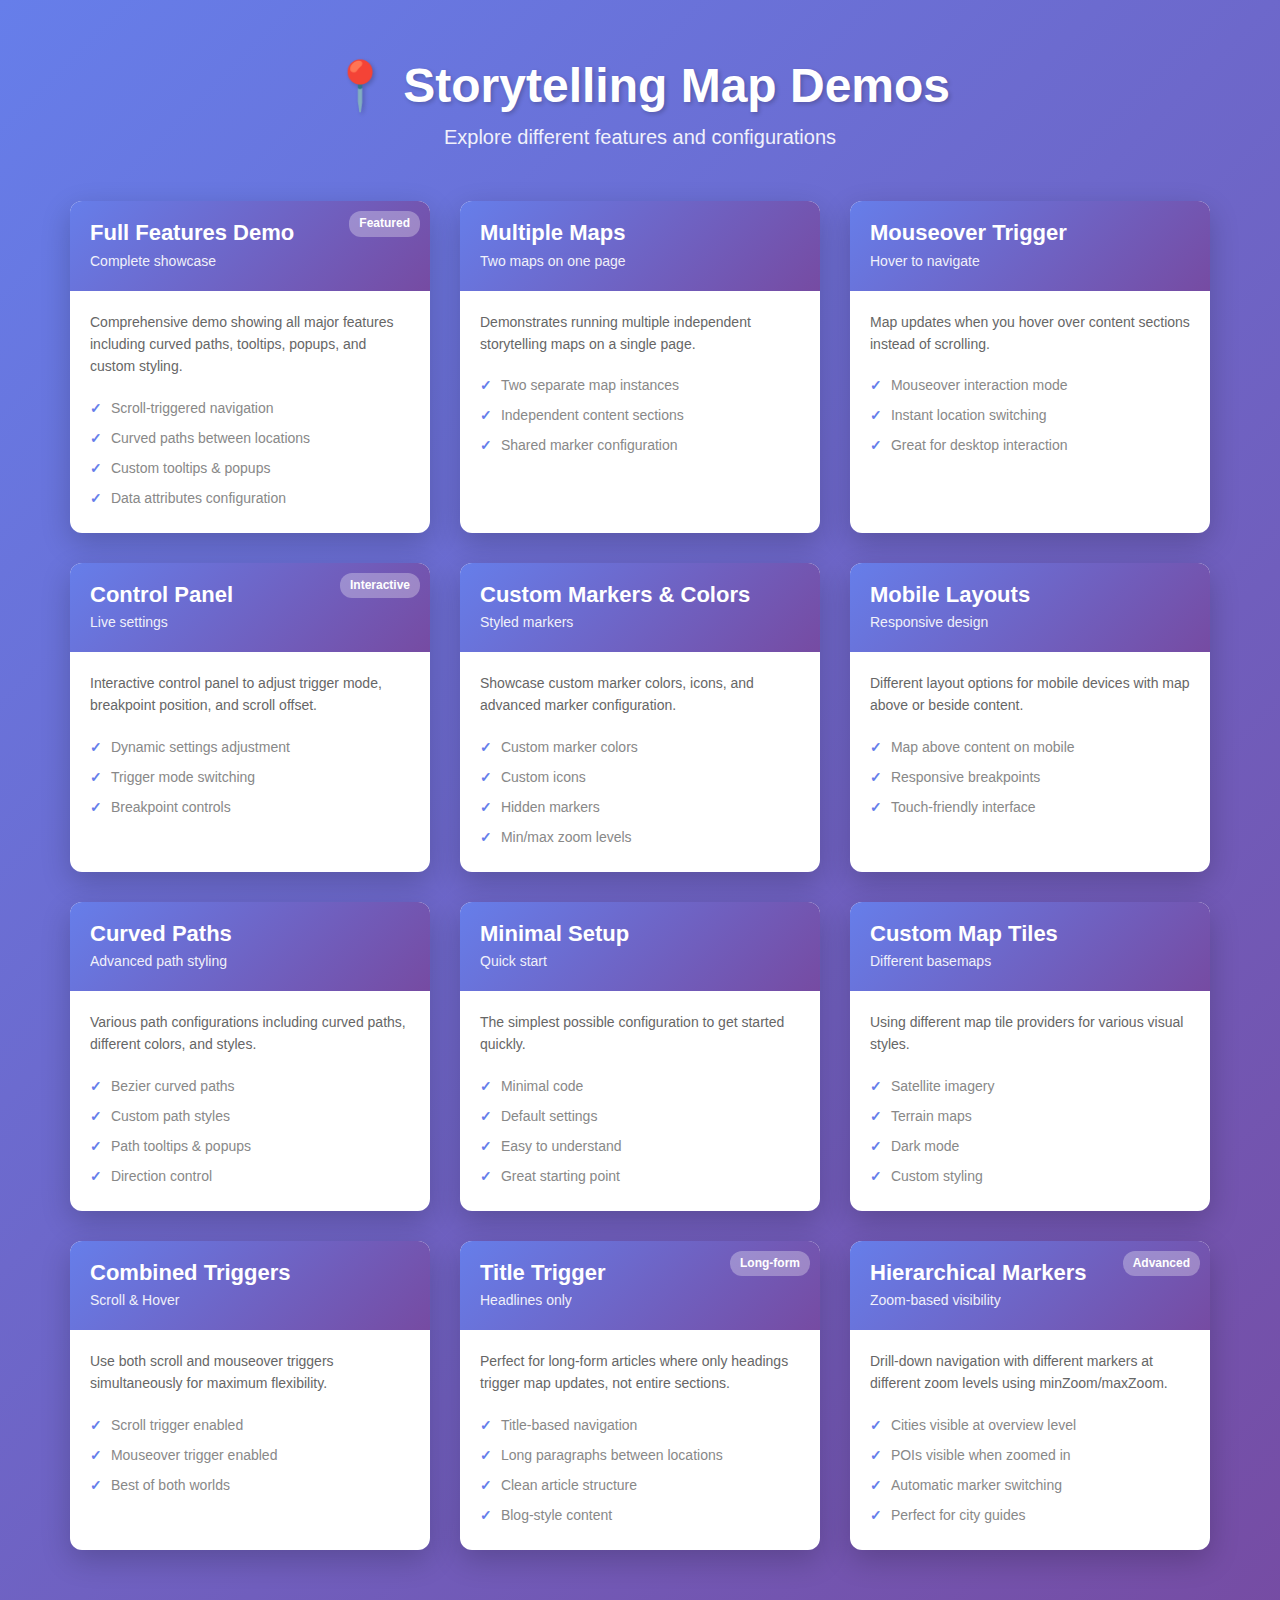
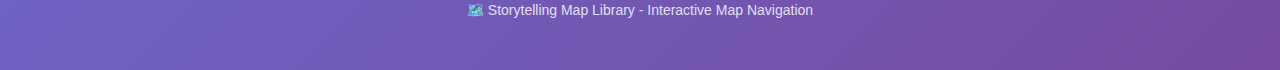
<file: demo/demos.html>
<!doctype html>
<html lang="en">
  <head>
    <meta charset="utf-8" />
    <meta name="viewport" content="width=device-width, initial-scale=1.0" />
    <link
      type="text/css"
      rel="stylesheet"
      href="https://netdna.bootstrapcdn.com/bootstrap/3.1.1/css/bootstrap.min.css"
    />
    <title>Storytelling Map - Demo Gallery</title>
    <style>
      body {
        font-family:
          -apple-system, BlinkMacSystemFont, 'Segoe UI', Roboto, Oxygen, Ubuntu,
          Cantarell, sans-serif;
        background: linear-gradient(135deg, #667eea 0%, #764ba2 100%);
        min-height: 100vh;
        padding: 40px 0;
      }
      .container {
        max-width: 1200px;
      }
      .header {
        text-align: center;
        color: white;
        margin-bottom: 50px;
      }
      .header h1 {
        font-size: 48px;
        font-weight: 700;
        margin-bottom: 10px;
        text-shadow: 2px 2px 4px rgba(0, 0, 0, 0.2);
      }
      .header p {
        font-size: 20px;
        opacity: 0.9;
      }
      .demo-grid {
        display: grid;
        grid-template-columns: repeat(auto-fill, minmax(350px, 1fr));
        gap: 30px;
        margin-bottom: 40px;
      }
      .demo-card {
        background: white;
        border-radius: 12px;
        overflow: hidden;
        box-shadow: 0 10px 30px rgba(0, 0, 0, 0.2);
        transition:
          transform 0.3s ease,
          box-shadow 0.3s ease;
        text-decoration: none;
        color: inherit;
        display: block;
      }
      .demo-card:hover {
        transform: translateY(-5px);
        box-shadow: 0 15px 40px rgba(0, 0, 0, 0.3);
        text-decoration: none;
      }
      .demo-card-header {
        background: linear-gradient(135deg, #667eea 0%, #764ba2 100%);
        color: white;
        padding: 20px;
        position: relative;
      }
      .demo-card-badge {
        position: absolute;
        top: 10px;
        right: 10px;
        background: rgba(255, 255, 255, 0.3);
        padding: 4px 10px;
        border-radius: 12px;
        font-size: 12px;
        font-weight: 600;
      }
      .demo-card h3 {
        font-size: 22px;
        margin: 0 0 5px 0;
        font-weight: 600;
      }
      .demo-card-subtitle {
        font-size: 14px;
        opacity: 0.9;
        margin: 0;
      }
      .demo-card-body {
        padding: 20px;
      }
      .demo-card-body p {
        color: #666;
        line-height: 1.6;
        margin: 0 0 15px 0;
      }
      .demo-features {
        list-style: none;
        padding: 0;
        margin: 0;
      }
      .demo-features li {
        padding: 5px 0;
        font-size: 14px;
        color: #888;
      }
      .demo-features li:before {
        content: '✓ ';
        color: #667eea;
        font-weight: bold;
        margin-right: 5px;
      }
      .footer {
        text-align: center;
        color: white;
        margin-top: 50px;
        opacity: 0.8;
      }
      @media (max-width: 768px) {
        .demo-grid {
          grid-template-columns: 1fr;
        }
        .header h1 {
          font-size: 36px;
        }
      }
    </style>
  </head>
  <body>
    <div class="container">
      <div class="header">
        <h1>📍 Storytelling Map Demos</h1>
        <p>Explore different features and configurations</p>
      </div>

      <div class="demo-grid">
        <!-- Demo 1: Full Features -->
        <a href="index.html" class="demo-card">
          <div class="demo-card-header">
            <div class="demo-card-badge">Featured</div>
            <h3>Full Features Demo</h3>
            <p class="demo-card-subtitle">Complete showcase</p>
          </div>
          <div class="demo-card-body">
            <p>
              Comprehensive demo showing all major features including curved
              paths, tooltips, popups, and custom styling.
            </p>
            <ul class="demo-features">
              <li>Scroll-triggered navigation</li>
              <li>Curved paths between locations</li>
              <li>Custom tooltips & popups</li>
              <li>Data attributes configuration</li>
            </ul>
          </div>
        </a>

        <!-- Demo 2: Multiple Maps -->
        <a href="multimap.html" class="demo-card">
          <div class="demo-card-header">
            <h3>Multiple Maps</h3>
            <p class="demo-card-subtitle">Two maps on one page</p>
          </div>
          <div class="demo-card-body">
            <p>
              Demonstrates running multiple independent storytelling maps on a
              single page.
            </p>
            <ul class="demo-features">
              <li>Two separate map instances</li>
              <li>Independent content sections</li>
              <li>Shared marker configuration</li>
            </ul>
          </div>
        </a>

        <!-- Demo 3: Mouseover Trigger -->
        <a href="demo-mouseover.html" class="demo-card">
          <div class="demo-card-header">
            <h3>Mouseover Trigger</h3>
            <p class="demo-card-subtitle">Hover to navigate</p>
          </div>
          <div class="demo-card-body">
            <p>
              Map updates when you hover over content sections instead of
              scrolling.
            </p>
            <ul class="demo-features">
              <li>Mouseover interaction mode</li>
              <li>Instant location switching</li>
              <li>Great for desktop interaction</li>
            </ul>
          </div>
        </a>

        <!-- Demo 4: Control Panel -->
        <a href="demo-controls.html" class="demo-card">
          <div class="demo-card-header">
            <div class="demo-card-badge">Interactive</div>
            <h3>Control Panel</h3>
            <p class="demo-card-subtitle">Live settings</p>
          </div>
          <div class="demo-card-body">
            <p>
              Interactive control panel to adjust trigger mode, breakpoint
              position, and scroll offset.
            </p>
            <ul class="demo-features">
              <li>Dynamic settings adjustment</li>
              <li>Trigger mode switching</li>
              <li>Breakpoint controls</li>
            </ul>
          </div>
        </a>

        <!-- Demo 5: Custom Markers -->
        <a href="demo-markers.html" class="demo-card">
          <div class="demo-card-header">
            <h3>Custom Markers & Colors</h3>
            <p class="demo-card-subtitle">Styled markers</p>
          </div>
          <div class="demo-card-body">
            <p>
              Showcase custom marker colors, icons, and advanced marker
              configuration.
            </p>
            <ul class="demo-features">
              <li>Custom marker colors</li>
              <li>Custom icons</li>
              <li>Hidden markers</li>
              <li>Min/max zoom levels</li>
            </ul>
          </div>
        </a>

        <!-- Demo 6: Mobile Layouts -->
        <a href="demo-mobile.html" class="demo-card">
          <div class="demo-card-header">
            <h3>Mobile Layouts</h3>
            <p class="demo-card-subtitle">Responsive design</p>
          </div>
          <div class="demo-card-body">
            <p>
              Different layout options for mobile devices with map above or
              beside content.
            </p>
            <ul class="demo-features">
              <li>Map above content on mobile</li>
              <li>Responsive breakpoints</li>
              <li>Touch-friendly interface</li>
            </ul>
          </div>
        </a>

        <!-- Demo 7: Path Styles -->
        <a href="demo-paths.html" class="demo-card">
          <div class="demo-card-header">
            <h3>Curved Paths</h3>
            <p class="demo-card-subtitle">Advanced path styling</p>
          </div>
          <div class="demo-card-body">
            <p>
              Various path configurations including curved paths, different
              colors, and styles.
            </p>
            <ul class="demo-features">
              <li>Bezier curved paths</li>
              <li>Custom path styles</li>
              <li>Path tooltips & popups</li>
              <li>Direction control</li>
            </ul>
          </div>
        </a>

        <!-- Demo 8: Minimal Setup -->
        <a href="demo-minimal.html" class="demo-card">
          <div class="demo-card-header">
            <h3>Minimal Setup</h3>
            <p class="demo-card-subtitle">Quick start</p>
          </div>
          <div class="demo-card-body">
            <p>The simplest possible configuration to get started quickly.</p>
            <ul class="demo-features">
              <li>Minimal code</li>
              <li>Default settings</li>
              <li>Easy to understand</li>
              <li>Great starting point</li>
            </ul>
          </div>
        </a>

        <!-- Demo 9: Custom Tiles -->
        <a href="demo-tiles.html" class="demo-card">
          <div class="demo-card-header">
            <h3>Custom Map Tiles</h3>
            <p class="demo-card-subtitle">Different basemaps</p>
          </div>
          <div class="demo-card-body">
            <p>Using different map tile providers for various visual styles.</p>
            <ul class="demo-features">
              <li>Satellite imagery</li>
              <li>Terrain maps</li>
              <li>Dark mode</li>
              <li>Custom styling</li>
            </ul>
          </div>
        </a>

        <!-- Demo 10: Both Triggers -->
        <a href="demo-both-triggers.html" class="demo-card">
          <div class="demo-card-header">
            <h3>Combined Triggers</h3>
            <p class="demo-card-subtitle">Scroll & Hover</p>
          </div>
          <div class="demo-card-body">
            <p>
              Use both scroll and mouseover triggers simultaneously for maximum
              flexibility.
            </p>
            <ul class="demo-features">
              <li>Scroll trigger enabled</li>
              <li>Mouseover trigger enabled</li>
              <li>Best of both worlds</li>
            </ul>
          </div>
        </a>

        <!-- Demo 11: Title Triggers -->
        <a href="demo-title-trigger.html" class="demo-card">
          <div class="demo-card-header">
            <div class="demo-card-badge">Long-form</div>
            <h3>Title Trigger</h3>
            <p class="demo-card-subtitle">Headlines only</p>
          </div>
          <div class="demo-card-body">
            <p>
              Perfect for long-form articles where only headings trigger map
              updates, not entire sections.
            </p>
            <ul class="demo-features">
              <li>Title-based navigation</li>
              <li>Long paragraphs between locations</li>
              <li>Clean article structure</li>
              <li>Blog-style content</li>
            </ul>
          </div>
        </a>

        <!-- Demo 12: Hierarchical Markers -->
        <a href="demo-hierarchical.html" class="demo-card">
          <div class="demo-card-header">
            <div class="demo-card-badge">Advanced</div>
            <h3>Hierarchical Markers</h3>
            <p class="demo-card-subtitle">Zoom-based visibility</p>
          </div>
          <div class="demo-card-body">
            <p>
              Drill-down navigation with different markers at different zoom
              levels using minZoom/maxZoom.
            </p>
            <ul class="demo-features">
              <li>Cities visible at overview level</li>
              <li>POIs visible when zoomed in</li>
              <li>Automatic marker switching</li>
              <li>Perfect for city guides</li>
            </ul>
          </div>
        </a>
      </div>

      <div class="footer">
        <p>🗺️ Storytelling Map Library - Interactive Map Navigation</p>
      </div>
    </div>
  </body>
</html>
</file>
